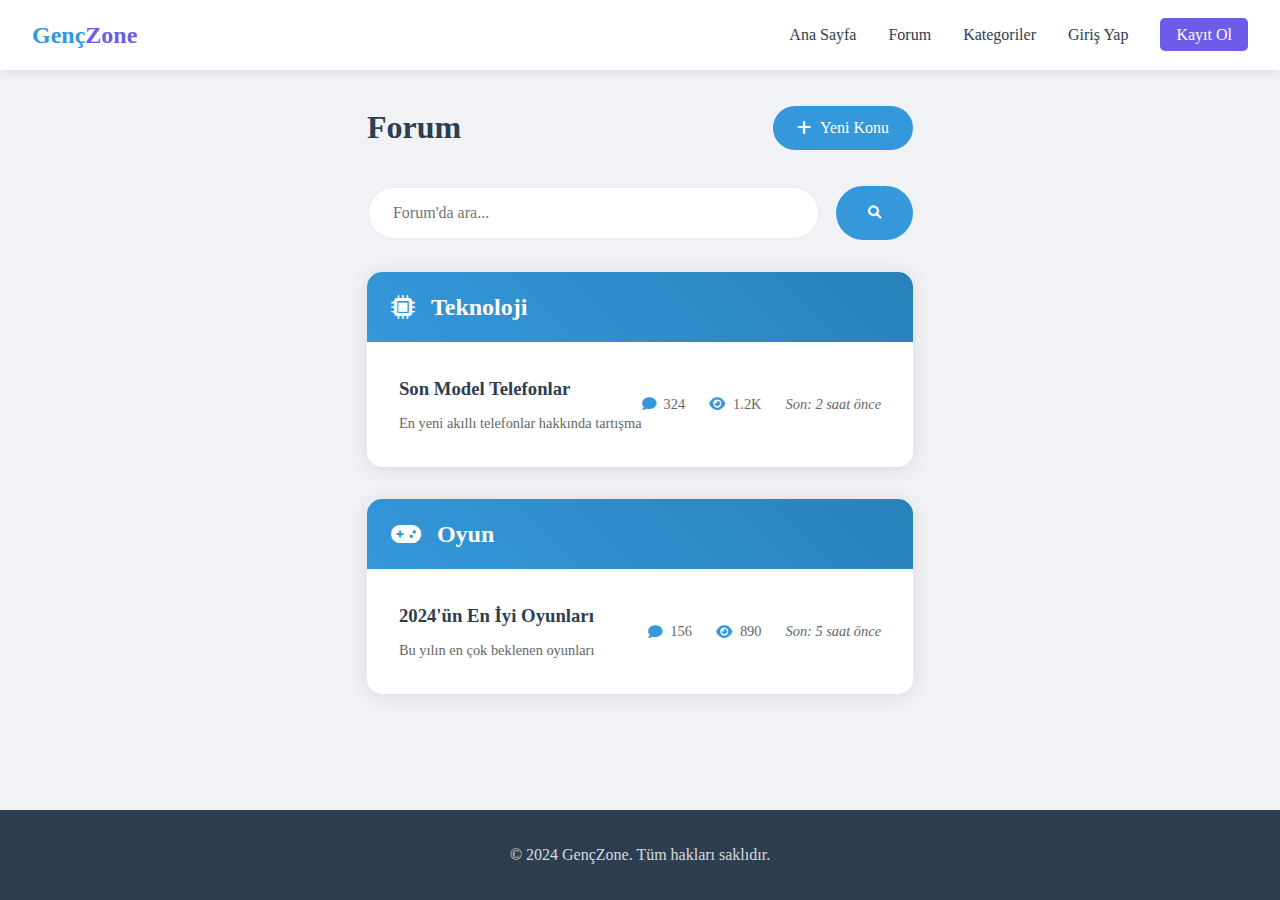
<file: pages/forum.html>
<!DOCTYPE html>
<html lang="tr">
<head>
    <meta charset="UTF-8">
    <meta name="viewport" content="width=device-width, initial-scale=1.0">
    <title>Forum - GençZone</title>
    <link rel="stylesheet" href="../css/style.css">
    <link rel="stylesheet" href="../css/forum.css">
    <link href="https://fonts.googleapis.com/css2?family=Poppins:wght@400;500;600&display=swap" rel="stylesheet">
    <link rel="stylesheet" href="https://cdnjs.cloudflare.com/ajax/libs/font-awesome/6.0.0/css/all.min.css">
</head>
<body>
    <!-- Navbar -->
    <nav class="navbar">
        <div class="logo">
            <h1>Genç<span>Zone</span></h1>
        </div>
        <ul class="nav-links">
            <li><a href="../index.html">Ana Sayfa</a></li>
            <li><a href="forum.html">Forum</a></li>
            <li><a href="kategori.html">Kategoriler</a></li>
            <li><a href="giris.html">Giriş Yap</a></li>
            <li><a href="kayit.html" class="kayit-btn">Kayıt Ol</a></li>
        </ul>
    </nav>

    <!-- Forum Container -->
    <div class="forum-container">
        <!-- Forum Header -->
        <div class="forum-header">
            <h1>Forum</h1>
            <button class="new-topic-btn">
                <i class="fas fa-plus"></i> Yeni Konu
            </button>
        </div>

        <!-- Forum Search -->
        <div class="forum-search">
            <input type="text" placeholder="Forum'da ara...">
            <button><i class="fas fa-search"></i></button>
        </div>

        <!-- Forum Categories -->
        <div class="forum-categories">
            <!-- Teknoloji -->
            <div class="forum-category">
                <div class="category-header">
                    <i class="fas fa-microchip"></i>
                    <h2>Teknoloji</h2>
                </div>
                <div class="topics-list">
                    <div class="topic">
                        <div class="topic-info">
                            <h3>Son Model Telefonlar</h3>
                            <p>En yeni akıllı telefonlar hakkında tartışma</p>
                        </div>
                        <div class="topic-stats">
                            <span><i class="fas fa-comment"></i> 324</span>
                            <span><i class="fas fa-eye"></i> 1.2K</span>
                            <span class="last-post">Son: 2 saat önce</span>
                        </div>
                    </div>
                </div>
            </div>

            <!-- Oyun -->
            <div class="forum-category">
                <div class="category-header">
                    <i class="fas fa-gamepad"></i>
                    <h2>Oyun</h2>
                </div>
                <div class="topics-list">
                    <div class="topic">
                        <div class="topic-info">
                            <h3>2024'ün En İyi Oyunları</h3>
                            <p>Bu yılın en çok beklenen oyunları</p>
                        </div>
                        <div class="topic-stats">
                            <span><i class="fas fa-comment"></i> 156</span>
                            <span><i class="fas fa-eye"></i> 890</span>
                            <span class="last-post">Son: 5 saat önce</span>
                        </div>
                    </div>
                </div>
            </div>
        </div>
    </div>


<!-- Yeni Konu Modal -->
<div class="modal" id="newTopicModal">
    <div class="modal-content">
        <div class="modal-header">
            <h2>Yeni Konu Oluştur</h2>
            <button class="close-btn">&times;</button>
        </div>
        <form class="new-topic-form">
            <div class="form-group">
                <label for="topic-title">Konu Başlığı</label>
                <input type="text" id="topic-title" required>
            </div>
            <div class="form-group">
                <label for="topic-category">Kategori</label>
                <select id="topic-category" required>
                    <option value="">Kategori seçin</option>
                    <option value="teknoloji">Teknoloji</option>
                    <option value="oyun">Oyun</option>
                    <option value="sanat">Sanat</option>
                    <option value="spor">Spor</option>
                </select>
            </div>
            <div class="form-group">
                <label for="topic-content">İçerik</label>
                <textarea id="topic-content" rows="6" required></textarea>
            </div>
            <button type="submit" class="submit-btn">Konu Oluştur</button>
        </form>
    </div>
</div>


    <!-- Footer -->
    <footer>
        <p>&copy; 2024 GençZone. Tüm hakları saklıdır.</p>
    </footer>
    <script>
        // Modal işlemleri
        const modal = document.getElementById('newTopicModal');
        const newTopicBtn = document.querySelector('.new-topic-btn');
        const closeBtn = document.querySelector('.close-btn');
    
        newTopicBtn.addEventListener('click', () => {
            modal.classList.add('active');
        });
    
        closeBtn.addEventListener('click', () => {
            modal.classList.remove('active');
        });
    
        // Modal dışına tıklandığında kapanma
        modal.addEventListener('click', (e) => {
            if (e.target === modal) {
                modal.classList.remove('active');
            }
        });
    

      
 // Forum araması
const searchInput = document.querySelector('.forum-search input');
const categories = document.querySelectorAll('.forum-category');

searchInput.addEventListener('input', (e) => {
    const searchTerm = e.target.value.toLowerCase();
    
    categories.forEach(category => {
        const topics = category.querySelectorAll('.topic');
        let hasVisibleTopic = false;
        
        topics.forEach(topic => {
            const title = topic.querySelector('h3').textContent.toLowerCase();
            const description = topic.querySelector('p').textContent.toLowerCase();
            
            if (title.includes(searchTerm) || description.includes(searchTerm)) {
                topic.style.display = 'flex';
                hasVisibleTopic = true;
            } else {
                topic.style.display = 'none';
            }
        });

        // Eğer kategoride görünür konu yoksa kategoriyi gizle
        if (hasVisibleTopic) {
            category.style.display = 'block';
        } else {
            category.style.display = 'none';
        }
    });
});
    </script>
</body>
</html>
</file>
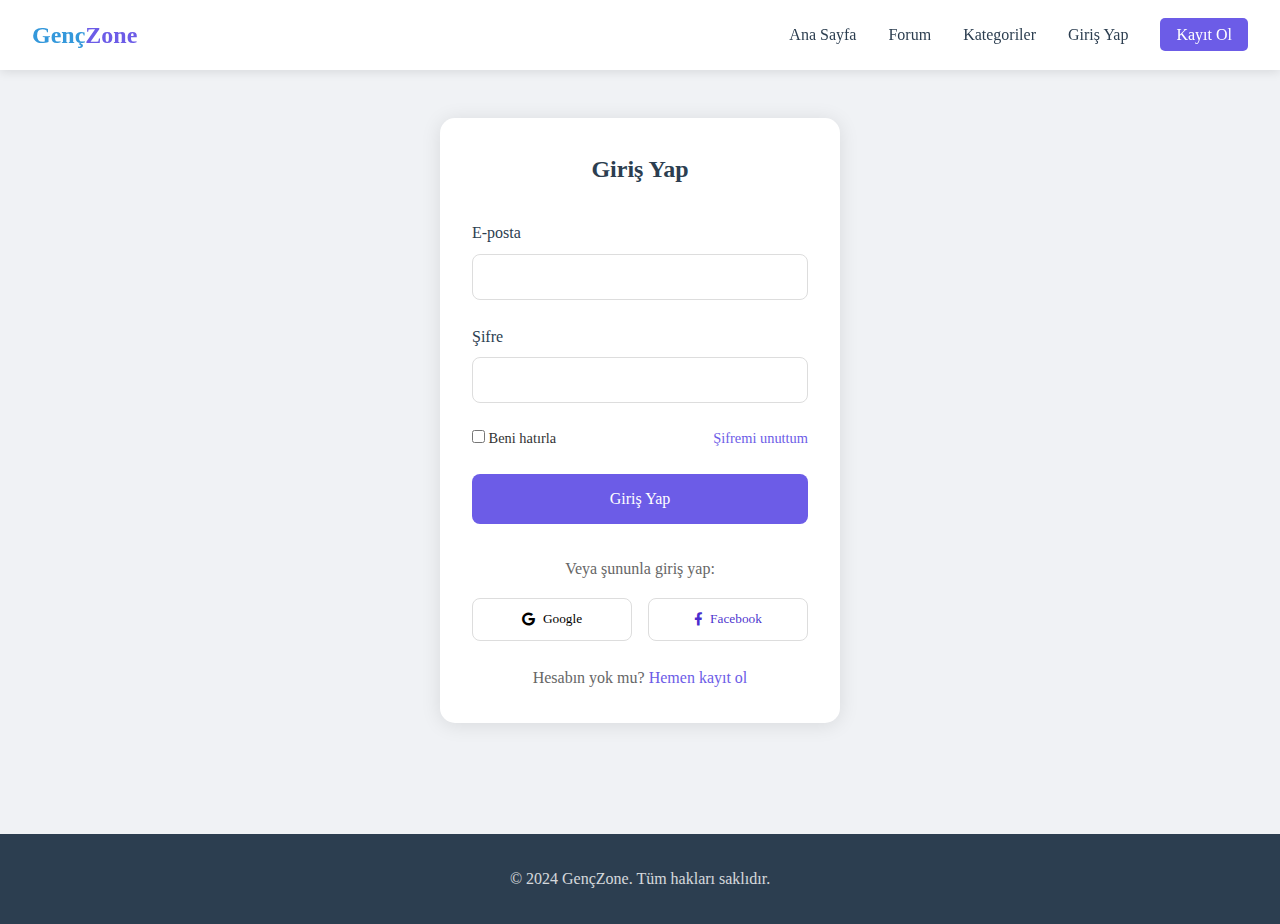
<file: pages/giris.html>
<!DOCTYPE html>
<html lang="tr">
<head>
    <meta charset="UTF-8">
    <meta name="viewport" content="width=device-width, initial-scale=1.0">
    <title>Giriş Yap - GençZone</title>
    <link rel="stylesheet" href="../css/style.css">
    <link rel="stylesheet" href="../css/giris.css">
    <link href="https://fonts.googleapis.com/css2?family=Poppins:wght@400;500;600&display=swap" rel="stylesheet">
</head>
<body>
    <!-- Navbar -->
    <nav class="navbar">
        <div class="logo">
            <h1>Genç<span>Zone</span></h1>
        </div>
        <ul class="nav-links">
            <li><a href="../index.html">Ana Sayfa</a></li>
            <li><a href="forum.html">Forum</a></li>
            <li><a href="kategori.html">Kategoriler</a></li>
            <li><a href="giris.html">Giriş Yap</a></li>
            <li><a href="kayit.html" class="kayit-btn">Kayıt Ol</a></li>
        </ul>
    </nav>

    <!-- Giriş Formu -->
    <div class="login-container">
        <div class="login-box">
            <h2>Giriş Yap</h2>
            <form class="login-form">
                <div class="form-group">
                    <label for="email">E-posta</label>
                    <input type="email" id="email" required>
                </div>
                <div class="form-group">
                    <label for="password">Şifre</label>
                    <input type="password" id="password" required>
                </div>
                <div class="form-options">
                    <label>
                        <input type="checkbox"> Beni hatırla
                    </label>
                    <a href="#" class="forgot-password">Şifremi unuttum</a>
                </div>
                <button type="submit" class="login-btn">Giriş Yap</button>
            </form>
            <div class="social-login">
                <p>Veya şununla giriş yap:</p>
                <div class="social-buttons">
                    <button class="google-btn">
                        <i class="fab fa-google"></i> Google
                    </button>
                    <button class="facebook-btn">
                        <i class="fab fa-facebook-f"></i> Facebook
                    </button>
                </div>
            </div>
            <p class="register-link">
                Hesabın yok mu? <a href="kayit.html">Hemen kayıt ol</a>
            </p>
        </div>
    </div>

    <!-- Footer -->
    <footer>
        <p>&copy; 2024 GençZone. Tüm hakları saklıdır.</p>
    </footer>

    <!-- Font Awesome -->
    <link rel="stylesheet" href="https://cdnjs.cloudflare.com/ajax/libs/font-awesome/6.0.0/css/all.min.css">
</body>
</html>
</file>
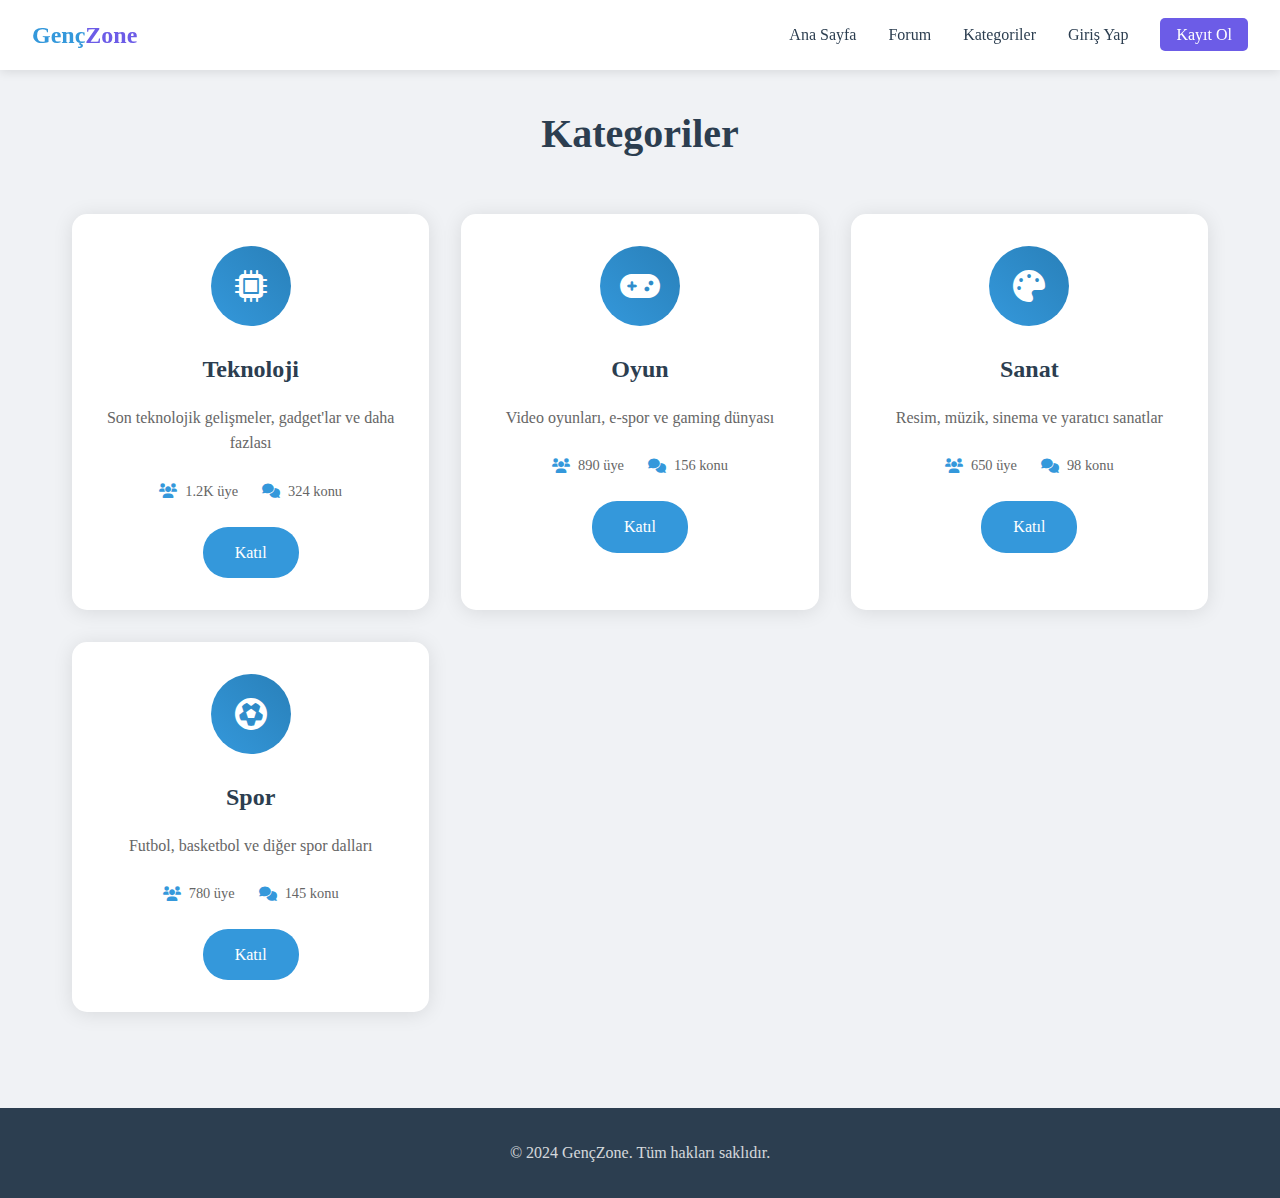
<file: pages/kategori.html>
<!DOCTYPE html>
<html lang="tr">
<head>
    <meta charset="UTF-8">
    <meta name="viewport" content="width=device-width, initial-scale=1.0">
    <title>Kategoriler - GençZone</title>
    <link rel="stylesheet" href="../css/style.css">
    <link rel="stylesheet" href="../css/kategori.css">
    <link href="https://fonts.googleapis.com/css2?family=Poppins:wght@400;500;600&display=swap" rel="stylesheet">
    <link rel="stylesheet" href="https://cdnjs.cloudflare.com/ajax/libs/font-awesome/6.0.0/css/all.min.css">
</head>
<body>
    <!-- Navbar -->
    <nav class="navbar">
        <div class="logo">
            <h1>Genç<span>Zone</span></h1>
        </div>
        <ul class="nav-links">
            <li><a href="../index.html">Ana Sayfa</a></li>
            <li><a href="forum.html">Forum</a></li>
            <li><a href="kategori.html">Kategoriler</a></li>
            <li><a href="giris.html">Giriş Yap</a></li>
            <li><a href="kayit.html" class="kayit-btn">Kayıt Ol</a></li>
        </ul>
    </nav>

    <!-- Kategoriler -->
    <div class="categories-container">
        <h1>Kategoriler</h1>
        
        <div class="categories-grid">
            <!-- Teknoloji -->
            <div class="category-card">
                <div class="category-icon">
                    <i class="fas fa-microchip"></i>
                </div>
                <h3>Teknoloji</h3>
                <p>Son teknolojik gelişmeler, gadget'lar ve daha fazlası</p>
                <div class="category-stats">
                    <span><i class="fas fa-users"></i> 1.2K üye</span>
                    <span><i class="fas fa-comments"></i> 324 konu</span>
                </div>
                <a href="#" class="category-btn">Katıl</a>
            </div>

            <!-- Oyun -->
            <div class="category-card">
                <div class="category-icon">
                    <i class="fas fa-gamepad"></i>
                </div>
                <h3>Oyun</h3>
                <p>Video oyunları, e-spor ve gaming dünyası</p>
                <div class="category-stats">
                    <span><i class="fas fa-users"></i> 890 üye</span>
                    <span><i class="fas fa-comments"></i> 156 konu</span>
                </div>
                <a href="#" class="category-btn">Katıl</a>
            </div>

            <!-- Sanat -->
            <div class="category-card">
                <div class="category-icon">
                    <i class="fas fa-palette"></i>
                </div>
                <h3>Sanat</h3>
                <p>Resim, müzik, sinema ve yaratıcı sanatlar</p>
                <div class="category-stats">
                    <span><i class="fas fa-users"></i> 650 üye</span>
                    <span><i class="fas fa-comments"></i> 98 konu</span>
                </div>
                <a href="#" class="category-btn">Katıl</a>
            </div>

            <!-- Spor -->
            <div class="category-card">
                <div class="category-icon">
                    <i class="fas fa-futbol"></i>
                </div>
                <h3>Spor</h3>
                <p>Futbol, basketbol ve diğer spor dalları</p>
                <div class="category-stats">
                    <span><i class="fas fa-users"></i> 780 üye</span>
                    <span><i class="fas fa-comments"></i> 145 konu</span>
                </div>
                <a href="#" class="category-btn">Katıl</a>
            </div>
        </div>
    </div>

    <!-- Footer -->
    <footer>
        <p>&copy; 2024 GençZone. Tüm hakları saklıdır.</p>
    </footer>
</body>
</html>
</file>
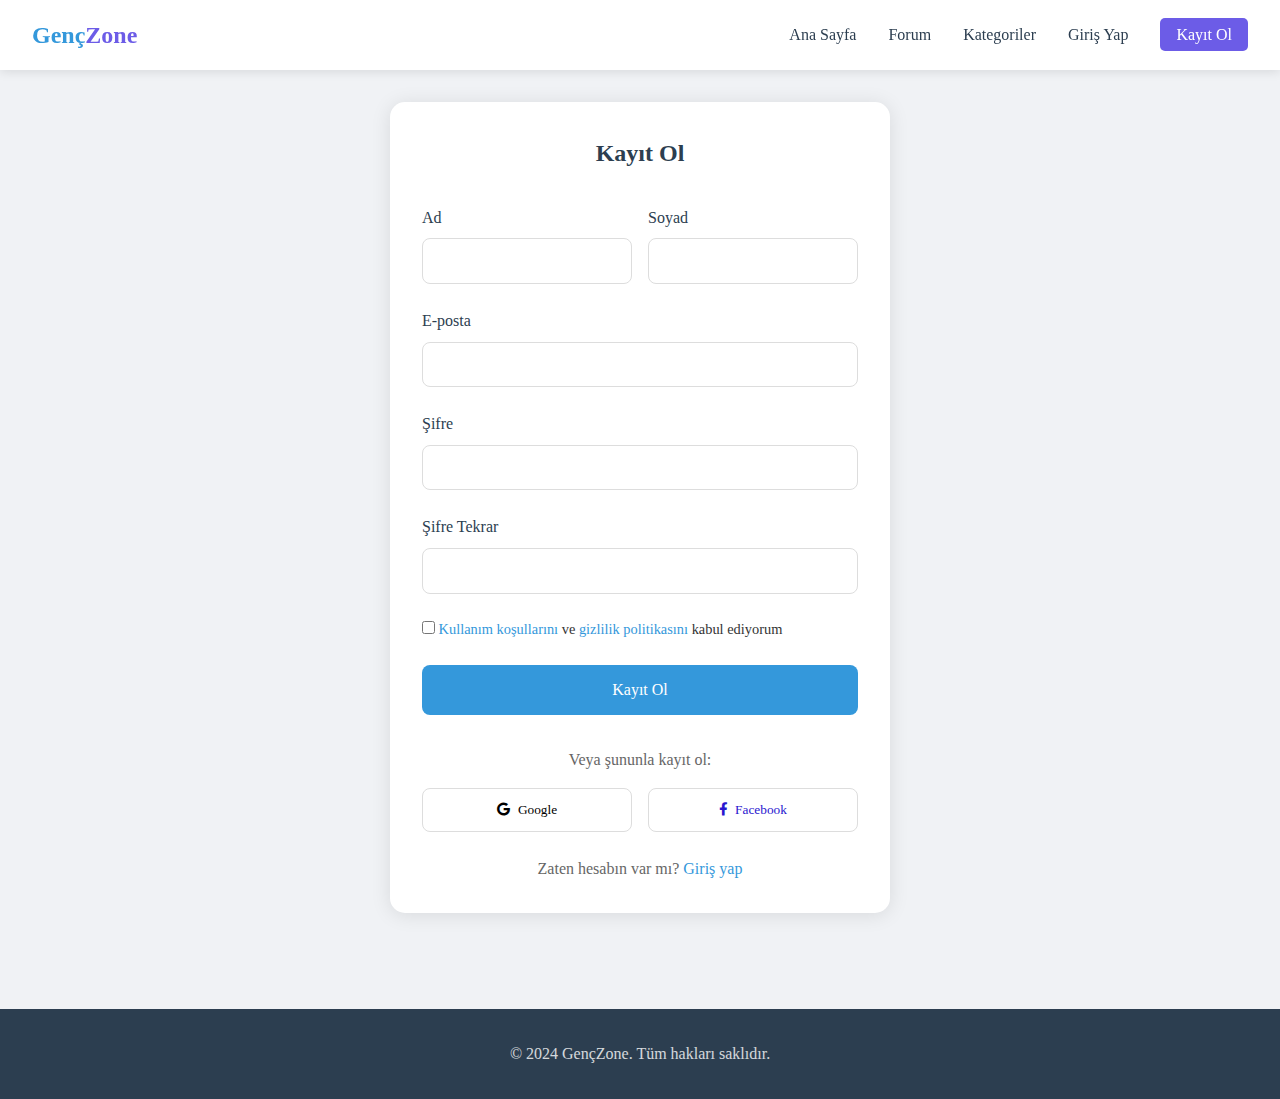
<file: pages/kayit.html>
<!DOCTYPE html>
<html lang="tr">
<head>
    <meta charset="UTF-8">
    <meta name="viewport" content="width=device-width, initial-scale=1.0">
    <title>Kayıt Ol - GençZone</title>
    <link rel="stylesheet" href="../css/style.css">
    <link rel="stylesheet" href="../css/kayit.css">
    <link href="https://fonts.googleapis.com/css2?family=Poppins:wght@400;500;600&display=swap" rel="stylesheet">
    <link rel="stylesheet" href="https://cdnjs.cloudflare.com/ajax/libs/font-awesome/6.0.0/css/all.min.css">
</head>
<body>
    <!-- Navbar -->
    <nav class="navbar">
        <div class="logo">
            <h1>Genç<span>Zone</span></h1>
        </div>
        <ul class="nav-links">
            <li><a href="../index.html">Ana Sayfa</a></li>
            <li><a href="forum.html">Forum</a></li>
            <li><a href="kategori.html">Kategoriler</a></li>
            <li><a href="giris.html">Giriş Yap</a></li>
            <li><a href="kayit.html" class="kayit-btn">Kayıt Ol</a></li>
        </ul>
    </nav>

    <!-- Kayıt Formu -->
    <div class="register-container">
        <div class="register-box">
            <h2>Kayıt Ol</h2>
            <form class="register-form">
                <div class="form-row">
                    <div class="form-group">
                        <label for="firstname">Ad</label>
                        <input type="text" id="firstname" required>
                    </div>
                    <div class="form-group">
                        <label for="lastname">Soyad</label>
                        <input type="text" id="lastname" required>
                    </div>
                </div>
                <div class="form-group">
                    <label for="email">E-posta</label>
                    <input type="email" id="email" required>
                </div>
                <div class="form-group">
                    <label for="password">Şifre</label>
                    <input type="password" id="password" required>
                </div>
                <div class="form-group">
                    <label for="confirm-password">Şifre Tekrar</label>
                    <input type="password" id="confirm-password" required>
                </div>
                <div class="form-terms">
                    <label>
                        <input type="checkbox" required>
                        <a href="#">Kullanım koşullarını</a> ve <a href="#">gizlilik politikasını</a> kabul ediyorum
                    </label>
                </div>
                <button type="submit" class="register-btn">Kayıt Ol</button>
            </form>
            <div class="social-register">
                <p>Veya şununla kayıt ol:</p>
                <div class="social-buttons">
                    <button class="google-btn">
                        <i class="fab fa-google"></i> Google
                    </button>
                    <button class="facebook-btn">
                        <i class="fab fa-facebook-f"></i> Facebook
                    </button>
                </div>
            </div>
            <p class="login-link">
                Zaten hesabın var mı? <a href="giris.html">Giriş yap</a>
            </p>
        </div>
    </div>

    <!-- Footer -->
    <footer>
        <p>&copy; 2024 GençZone. Tüm hakları saklıdır.</p>
    </footer>
</body>
</html>
</file>
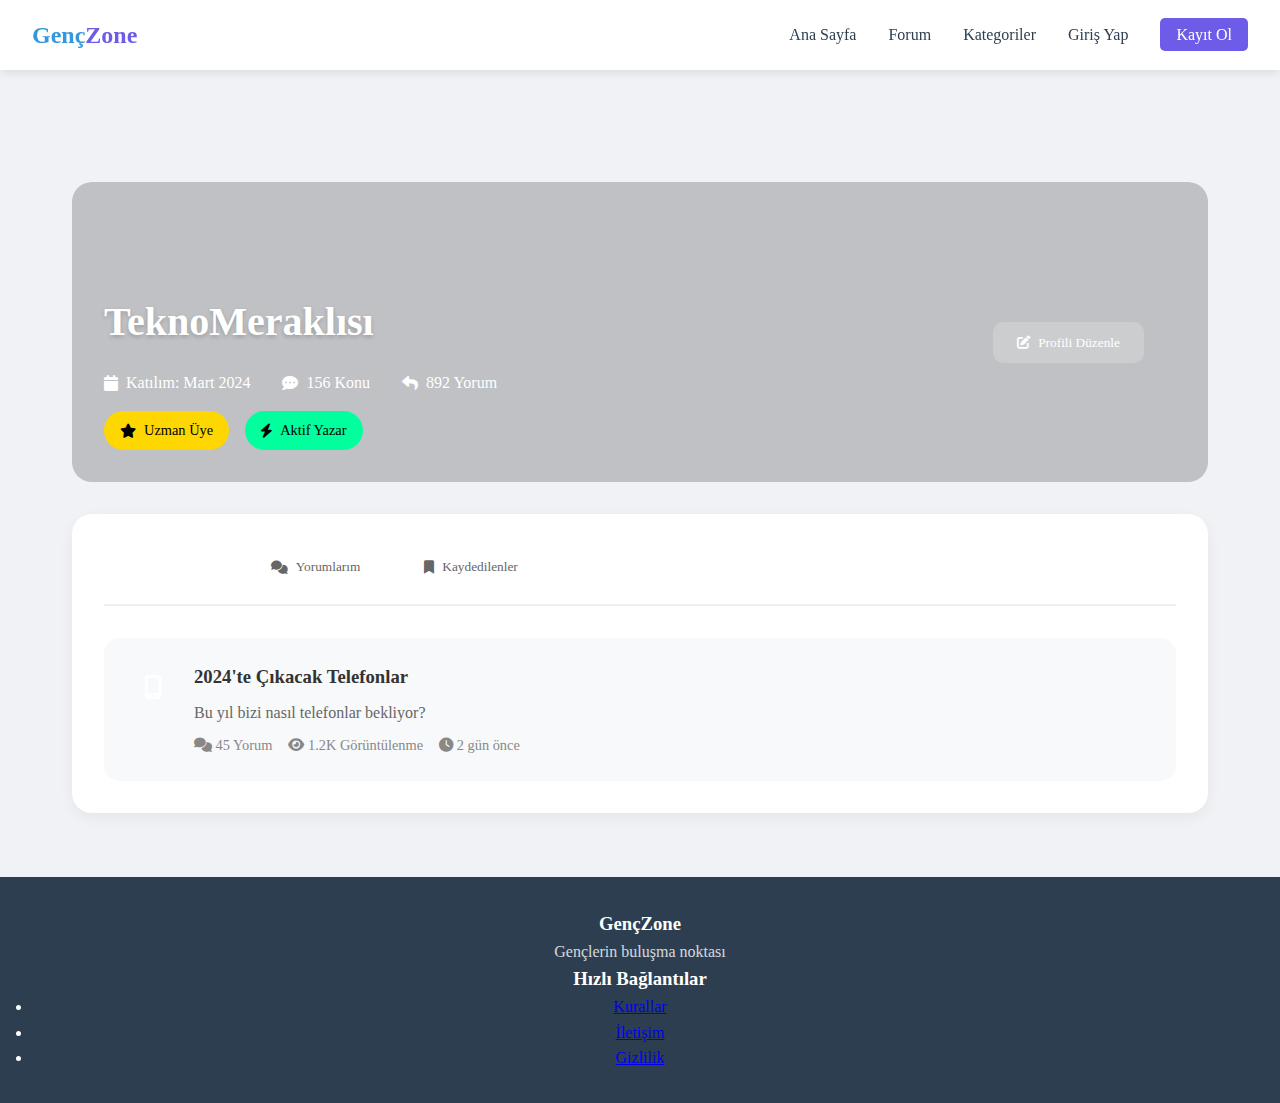
<file: pages/profil.html>
<!DOCTYPE html>
<html lang="tr">
<head>
    <meta charset="UTF-8">
    <meta name="viewport" content="width=device-width, initial-scale=1.0">
    <title>Profil - GençZone</title>
    <link rel="stylesheet" href="../css/style.css">
    <link rel="stylesheet" href="../css/profil.css">
    <link rel="stylesheet" href="https://cdnjs.cloudflare.com/ajax/libs/font-awesome/6.0.0/css/all.min.css">
</head>
<body>
    <header>
        <nav class="navbar">
            <div class="logo">
                <h1>Genç<span>Zone</span></h1>
            </div>
            <ul class="nav-links">
                <li><a href="../index.html">Ana Sayfa</a></li>
                <li><a href="forum.html">Forum</a></li>
                <li><a href="#">Kategoriler</a></li>
                <li><a href="giris.html">Giriş Yap</a></li>
                <li><a href="kayit.html" class="kayit-btn">Kayıt Ol</a></li>
            </ul>
        </nav>
    </header>

    <main class="profile-container">
        <!-- Profil Banner -->
        <!-- Profil Banner -->
<div class="profile-banner">
    <div class="banner-overlay"></div>
    <div class="profile-info">
        <div class="profile-details">
            <h1>TeknoMeraklısı</h1>
            <div class="profile-stats">
                <div class="stat">
                    <i class="fas fa-calendar"></i>
                    <span>Katılım: Mart 2024</span>
                </div>
                <div class="stat">
                    <i class="fas fa-comment-dots"></i>
                    <span>156 Konu</span>
                </div>
                <div class="stat">
                    <i class="fas fa-reply"></i>
                    <span>892 Yorum</span>
                </div>
            </div>
            <div class="profile-badges">
                <span class="badge expert">
                    <i class="fas fa-star"></i>
                    Uzman Üye
                </span>
                <button class="edit-profile-btn">
                    <i class="fas fa-edit"></i>
                    Profili Düzenle
                </button>
                <span class="badge active">
                    <i class="fas fa-bolt"></i>
                    Aktif Yazar
                </span>
            </div>
        </div>
    </div>
</div></div>

        <!-- Profil İçeriği -->
        <div class="profile-content">
            <div class="profile-tabs">
                <button class="tab-btn active" data-tab="topics">
                    <i class="fas fa-list"></i>
                    Konularım
                </button>
                <button class="tab-btn" data-tab="comments">
                    <i class="fas fa-comments"></i>
                    Yorumlarım
                </button>
                <button class="tab-btn" data-tab="saved">
                    <i class="fas fa-bookmark"></i>
                    Kaydedilenler
                </button>
            </div>

            <!-- Konular Tab -->
            <div class="tab-content active" id="topics">
                <div class="topic-list">
                    <!-- Örnek Konu -->
                    <div class="topic-item">
                        <div class="topic-icon">
                            <i class="fas fa-mobile-alt"></i>
                        </div>
                        <div class="topic-info">
                            <h3><a href="#">2024'te Çıkacak Telefonlar</a></h3>
                            <p>Bu yıl bizi nasıl telefonlar bekliyor?</p>
                            <div class="topic-meta">
                                <span><i class="fas fa-comments"></i> 45 Yorum</span>
                                <span><i class="fas fa-eye"></i> 1.2K Görüntülenme</span>
                                <span><i class="fas fa-clock"></i> 2 gün önce</span>
                            </div>
                        </div>
                    </div>
                </div>
            </div>
        </div>
    </main>

    <footer>
        <div class="footer-content">
            <div class="footer-section">
                <h3>GençZone</h3>
                <p>Gençlerin buluşma noktası</p>
            </div>
            <div class="footer-section">
                <h3>Hızlı Bağlantılar</h3>
                <ul>
                    <li><a href="#">Kurallar</a></li>
                    <li><a href="#">İletişim</a></li>
                    <li><a href="#">Gizlilik</a></li>
                </ul>
            </div>
        </div>
    </footer>
</body>
</html>
</file>
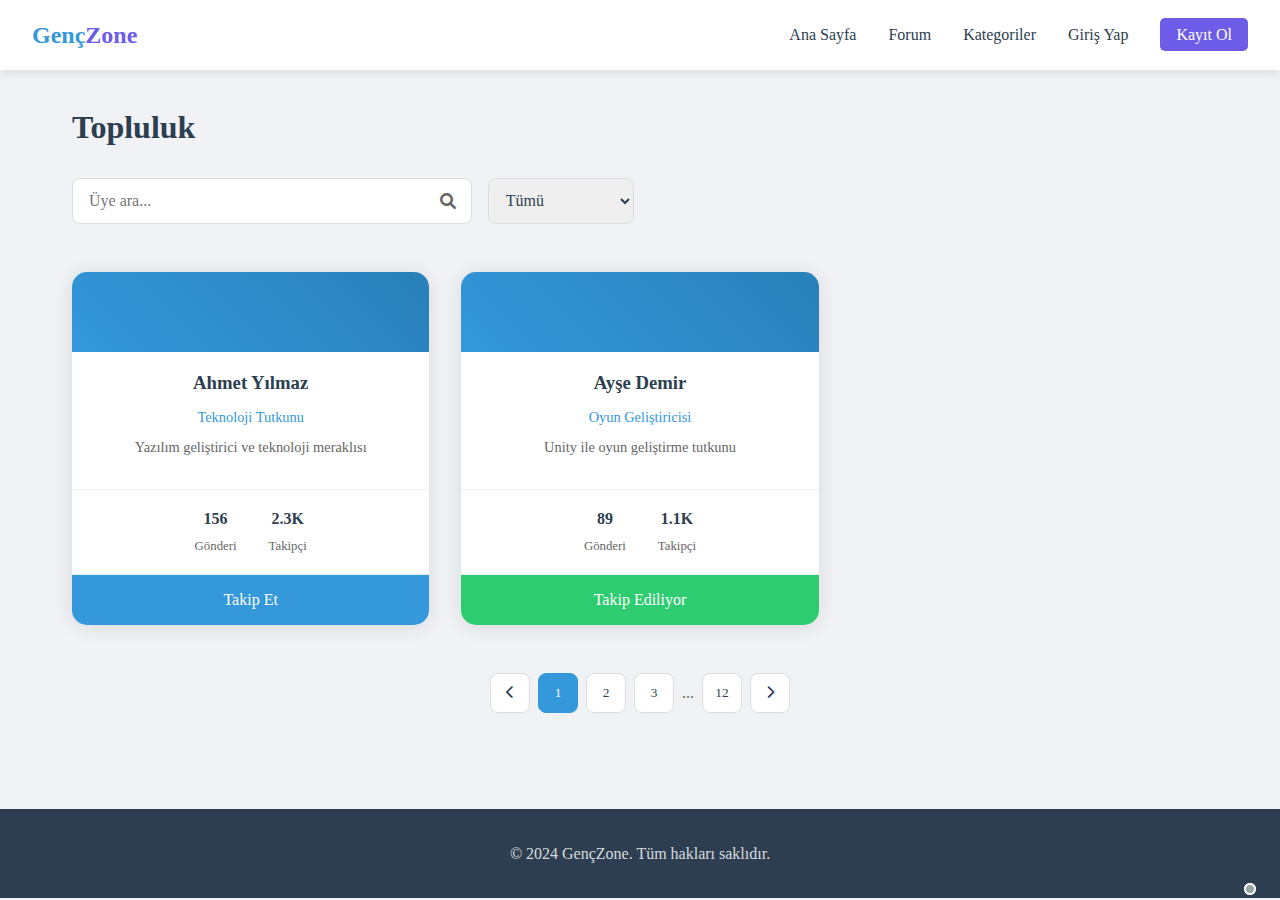
<file: pages/topluluk.html>
<!DOCTYPE html>
<html lang="tr">
<head>
    <meta charset="UTF-8">
    <meta name="viewport" content="width=device-width, initial-scale=1.0">
    <title>Topluluk - GençZone</title>
    <link rel="stylesheet" href="../css/style.css">
    <link rel="stylesheet" href="../css/topluluk.css">
    <link href="https://fonts.googleapis.com/css2?family=Poppins:wght@400;500;600&display=swap" rel="stylesheet">
    <link rel="stylesheet" href="https://cdnjs.cloudflare.com/ajax/libs/font-awesome/6.0.0/css/all.min.css">
</head>
<body>
    <!-- Navbar -->
    <nav class="navbar">
        <div class="logo">
            <h1>Genç<span>Zone</span></h1>
        </div>
        <ul class="nav-links">
            <li><a href="../index.html">Ana Sayfa</a></li>
            <li><a href="forum.html">Forum</a></li>
            <li><a href="kategori.html">Kategoriler</a></li>
            <li><a href="giris.html">Giriş Yap</a></li>
            <li><a href="kayit.html" class="kayit-btn">Kayıt Ol</a></li>
        </ul>
    </nav>

    <!-- Topluluk Container -->
    <div class="community-container">
        <!-- Header -->
        <div class="community-header">
            <h1>Topluluk</h1>
            <div class="header-actions">
                <div class="search-box">
                    <input type="text" placeholder="Üye ara...">
                    <i class="fas fa-search"></i>
                </div>
                <select class="filter-select">
                    <option value="all">Tümü</option>
                    <option value="active">Aktif Üyeler</option>
                    <option value="new">Yeni Üyeler</option>
                    <option value="popular">Popüler Üyeler</option>
                </select>
            </div>
        </div>

        <!-- Members Grid -->
        <div class="members-grid">
            <!-- Üye Kartı 1 -->
            <div class="member-card">
                <div class="member-banner"></div>
                <div class="member-avatar">
                    
                    <span class="status-badge online"></span>
                </div>
                <div class="member-info">
                    <h3>Ahmet Yılmaz</h3>
                    <span class="member-title">Teknoloji Tutkunu</span>
                    <p class="member-bio">Yazılım geliştirici ve teknoloji meraklısı</p>
                </div>
                <div class="member-stats">
                    <div class="stat">
                        <span class="stat-value">156</span>
                        <span class="stat-label">Gönderi</span>
                    </div>
                    <div class="stat">
                        <span class="stat-value">2.3K</span>
                        <span class="stat-label">Takipçi</span>
                    </div>
                </div>
                <button class="follow-btn">Takip Et</button>
            </div>

            <!-- Üye Kartı 2 -->
            <div class="member-card">
                <div class="member-banner"></div>
                <div class="member-avatar">
                   
                    <span class="status-badge offline"></span>
                </div>
                <div class="member-info">
                    <h3>Ayşe Demir</h3>
                    <span class="member-title">Oyun Geliştiricisi</span>
                    <p class="member-bio">Unity ile oyun geliştirme tutkunu</p>
                </div>
                <div class="member-stats">
                    <div class="stat">
                        <span class="stat-value">89</span>
                        <span class="stat-label">Gönderi</span>
                    </div>
                    <div class="stat">
                        <span class="stat-value">1.1K</span>
                        <span class="stat-label">Takipçi</span>
                    </div>
                </div>
                <button class="follow-btn following">Takip Ediliyor</button>
            </div>
        </div>

        <!-- Pagination -->
        <div class="pagination">
            <button class="page-btn"><i class="fas fa-chevron-left"></i></button>
            <button class="page-btn active">1</button>
            <button class="page-btn">2</button>
            <button class="page-btn">3</button>
            <span class="page-dots">...</span>
            <button class="page-btn">12</button>
            <button class="page-btn"><i class="fas fa-chevron-right"></i></button>
        </div>
    </div>

    <!-- Footer -->
    <footer>
        <p>&copy; 2024 GençZone. Tüm hakları saklıdır.</p>
    </footer>
</body>
</html>
</file>
<file: css/forum.css>
/* Forum Sayfası Stilleri */
.forum-container {
    max-width: 1200px;
    margin: 0 auto;
    padding: 2rem;
}

/* Forum Header */
.forum-header {
    display: flex;
    justify-content: space-between;
    align-items: center;
    margin-bottom: 2rem;
}

.forum-header h1 {
    color: #2c3e50;
    font-size: 2rem;
}

.new-topic-btn {
    background: #3498db;
    color: white;
    border: none;
    padding: 0.8rem 1.5rem;
    border-radius: 25px;
    font-size: 1rem;
    cursor: pointer;
    display: flex;
    align-items: center;
    gap: 0.5rem;
    transition: background 0.3s;
}

.new-topic-btn:hover {
    background: #2980b9;
}
/* Forum Search */
.forum-search {
    display: flex;
    gap: 1rem;
    margin-bottom: 2rem;
    max-width: 800px;
    margin: 0 auto 2rem auto;
}

.forum-search input {
    flex: 1;
    padding: 1rem 1.5rem;
    border: 2px solid #eee;
    border-radius: 50px;
    font-size: 1rem;
    transition: all 0.3s;
}

.forum-search input:focus {
    outline: none;
    border-color: #3498db;
    box-shadow: 0 0 0 3px rgba(52, 152, 219, 0.1);
}

.forum-search button {
    background: #3498db;
    color: white;
    border: none;
    padding: 0 2rem;
    border-radius: 50px;
    cursor: pointer;
    transition: background 0.3s;
}

.forum-search button:hover {
    background: #2980b9;
}

/* Forum Categories */
.forum-categories {
    display: flex;
    flex-direction: column;
    gap: 2rem;
}

.forum-category {
    background: white;
    border-radius: 15px;
    box-shadow: 0 2px 20px rgba(0,0,0,0.1);
    overflow: hidden;
}

.category-header {
    background: linear-gradient(45deg, #3498db, #2980b9);
    color: white;
    padding: 1rem 1.5rem;
    display: flex;
    align-items: center;
    gap: 1rem;
}

.category-header i {
    font-size: 1.5rem;
}

.topics-list {
    padding: 1rem;
}

.topic {
    display: flex;
    justify-content: space-between;
    align-items: center;
    padding: 1rem;
    border-bottom: 1px solid #eee;
    transition: background 0.3s;
}

.topic:last-child {
    border-bottom: none;
}

.topic:hover {
    background: #f8f9fa;
}

.topic-info h3 {
    color: #2c3e50;
    margin-bottom: 0.5rem;
}

.topic-info p {
    color: #666;
    font-size: 0.9rem;
}

.topic-stats {
    display: flex;
    gap: 1.5rem;
    color: #666;
    font-size: 0.9rem;
}

.topic-stats span {
    display: flex;
    align-items: center;
    gap: 0.5rem;
}

.topic-stats i {
    color: #3498db;
}

.last-post {
    color: #666;
    font-style: italic;
}

/* Hover Efektleri */
.forum-category:hover {
    transform: translateY(-2px);
    transition: transform 0.3s;
}

/* Responsive Tasarım */
@media (max-width: 768px) {
    .forum-container {
        padding: 1rem;
    }

    .forum-header {
        flex-direction: column;
        gap: 1rem;
        text-align: center;
    }

    .topic {
        flex-direction: column;
        text-align: center;
        gap: 1rem;
    }

    .topic-stats {
        justify-content: center;
    }
}

/* Modal Styles */
.modal {
    display: none;
    position: fixed;
    top: 0;
    left: 0;
    width: 100%;
    height: 100%;
    background: rgba(0,0,0,0.5);
    z-index: 1000;
}

.modal.active {
    display: flex;
    justify-content: center;
    align-items: center;
}

.modal-content {
    background: white;
    padding: 2rem;
    border-radius: 15px;
    width: 90%;
    max-width: 600px;
    position: relative;
}

.modal-header {
    display: flex;
    justify-content: space-between;
    align-items: center;
    margin-bottom: 2rem;
}

.close-btn {
    background: none;
    border: none;
    font-size: 2rem;
    cursor: pointer;
    color: #666;
}

.new-topic-form .form-group {
    margin-bottom: 1.5rem;
}

.new-topic-form label {
    display: block;
    margin-bottom: 0.5rem;
    color: #2c3e50;
}

.new-topic-form input,
.new-topic-form select,
.new-topic-form textarea {
    width: 100%;
    padding: 0.8rem;
    border: 1px solid #ddd;
    border-radius: 8px;
    font-size: 1rem;
}

.new-topic-form textarea {
    resize: vertical;
}

.submit-btn {
    background: #3498db;
    color: white;
    border: none;
    padding: 1rem 2rem;
    border-radius: 8px;
    cursor: pointer;
    width: 100%;
    font-size: 1rem;
    transition: background 0.3s;
}

.submit-btn:hover {
    background: #2980b9;
}

/* Sayfa yapısı için */
body {
    min-height: 100vh;
    display: flex;
    flex-direction: column;
}

.forum-container {
    flex: 1;  /* Bu sayede içerik alanı genişleyebilir */
    max-width: 1200px;
    margin: 0 auto;
    padding: 2rem;
}

/* Footer için */
footer {
    margin-top: auto;  /* Footer'ı en alta sabitler */
    background: #2c3e50;
    color: white;
    text-align: center;
    padding: 2rem;
}
</file>
<file: css/giris.css>
/* Giriş Sayfası Stilleri */
.login-container {
    min-height: calc(100vh - 200px);
    display: flex;
    align-items: center;
    justify-content: center;
    padding: 2rem;
}

.login-box {
    background: white;
    padding: 2rem;
    border-radius: 15px;
    box-shadow: 0 2px 20px rgba(0,0,0,0.1);
    width: 100%;
    max-width: 400px;
}

.login-box h2 {
    color: #2c3e50;
    text-align: center;
    margin-bottom: 2rem;
}

.form-group {
    margin-bottom: 1.5rem;
}

.form-group label {
    display: block;
    color: #2c3e50;
    margin-bottom: 0.5rem;
}

.form-group input {
    width: 100%;
    padding: 0.8rem;
    border: 1px solid #ddd;
    border-radius: 8px;
    font-size: 1rem;
    transition: border-color 0.3s;
}

.form-group input:focus {
    border-color: #6c5ce7;
    outline: none;
}

.form-options {
    display: flex;
    justify-content: space-between;
    align-items: center;
    margin-bottom: 1.5rem;
    font-size: 0.9rem;
}

.forgot-password {
    color: #6c5ce7;
    text-decoration: none;
}

.forgot-password:hover {
    text-decoration: underline;
}

.login-btn {
    width: 100%;
    padding: 1rem;
    background: #6c5ce7;
    color: white;
    border: none;
    border-radius: 8px;
    font-size: 1rem;
    cursor: pointer;
    transition: background 0.3s;
}

.login-btn:hover {
    background: #5849c4;
}

.social-login {
    margin-top: 2rem;
    text-align: center;
}

.social-login p {
    color: #666;
    margin-bottom: 1rem;
}

.social-buttons {
    display: flex;
    gap: 1rem;
}

.social-buttons button {
    flex: 1;
    padding: 0.8rem;
    border: 1px solid #ddd;
    border-radius: 8px;
    background: white;
    cursor: pointer;
    transition: background 0.3s;
    display: flex;
    align-items: center;
    justify-content: center;
    gap: 0.5rem;
}

.google-btn:hover {
    background: #f8f9fa;
}

.facebook-btn {
    background: #1877f2;
    color: rgba(42, 7, 197, 0.849) !important;  /* !important ekledik */
    border: none;
}

.facebook-btn:hover {
    background: #166fe5;
}

.facebook-btn i {
    color: rgba(42, 7, 197, 0.849) !important;  /* İkon için de !important ekledik */
}

.register-link {
    text-align: center;
    margin-top: 1.5rem;
    color: #666;
}

.register-link a {
    color: #6c5ce7;
    text-decoration: none;
}

.register-link a:hover {
    text-decoration: underline;
}
</file>
<file: css/kategori.css>
/* Kategori Sayfası Stilleri */
.categories-container {
    max-width: 1200px;
    margin: 0 auto;
    padding: 2rem;
}

.categories-container h1 {
    color: #2c3e50;
    text-align: center;
    margin-bottom: 3rem;
    font-size: 2.5rem;
}

.categories-grid {
    display: grid;
    grid-template-columns: repeat(auto-fit, minmax(280px, 1fr));
    gap: 2rem;
}

.category-card {
    background: white;
    border-radius: 15px;
    padding: 2rem;
    text-align: center;
    box-shadow: 0 2px 20px rgba(0,0,0,0.1);
    transition: transform 0.3s;
}

.category-card:hover {
    transform: translateY(-5px);
}

.category-icon {
    width: 80px;
    height: 80px;
    background: linear-gradient(45deg, #3498db, #2980b9);
    border-radius: 50%;
    display: flex;
    align-items: center;
    justify-content: center;
    margin: 0 auto 1.5rem;
}

.category-icon i {
    font-size: 2rem;
    color: white;
}

.category-card h3 {
    color: #2c3e50;
    font-size: 1.5rem;
    margin-bottom: 1rem;
}

.category-card p {
    color: #666;
    margin-bottom: 1.5rem;
    line-height: 1.6;
}

.category-stats {
    display: flex;
    justify-content: center;
    gap: 1.5rem;
    margin-bottom: 1.5rem;
    color: #666;
    font-size: 0.9rem;
}

.category-stats span {
    display: flex;
    align-items: center;
    gap: 0.5rem;
}

.category-stats i {
    color: #3498db;
}

.category-btn {
    display: inline-block;
    background: #3498db;
    color: white;
    padding: 0.8rem 2rem;
    border-radius: 25px;
    text-decoration: none;
    font-weight: 500;
    transition: background 0.3s;
}

.category-btn:hover {
    background: #2980b9;
}

/* Hover Efektleri */
.category-card:hover .category-icon {
    animation: pulse 1s;
}

@keyframes pulse {
    0% {
        transform: scale(1);
    }
    50% {
        transform: scale(1.05);
    }
    100% {
        transform: scale(1);
    }
}

/* Responsive Tasarım */
@media (max-width: 768px) {
    .categories-container {
        padding: 1rem;
    }

    .categories-container h1 {
        font-size: 2rem;
        margin-bottom: 2rem;
    }

    .category-card {
        padding: 1.5rem;
    }

    .category-icon {
        width: 60px;
        height: 60px;
    }

    .category-icon i {
        font-size: 1.5rem;
    }
}
</file>
<file: css/kayit.css>
/* Kayıt Sayfası Stilleri */
.register-container {
    min-height: calc(100vh - 200px);
    display: flex;
    align-items: center;
    justify-content: center;
    padding: 2rem;
}

.register-box {
    background: white;
    padding: 2rem;
    border-radius: 15px;
    box-shadow: 0 2px 20px rgba(0,0,0,0.1);
    width: 100%;
    max-width: 500px;
}

.register-box h2 {
    color: #2c3e50;
    text-align: center;
    margin-bottom: 2rem;
}

.form-row {
    display: grid;
    grid-template-columns: 1fr 1fr;
    gap: 1rem;
}

.form-group {
    margin-bottom: 1.5rem;
}

.form-group label {
    display: block;
    color: #2c3e50;
    margin-bottom: 0.5rem;
}

.form-group input {
    width: 100%;
    padding: 0.8rem;
    border: 1px solid #ddd;
    border-radius: 8px;
    font-size: 1rem;
    transition: border-color 0.3s;
}

.form-group input:focus {
    border-color: #3498db;
    outline: none;
}

.form-terms {
    margin: 1.5rem 0;
    font-size: 0.9rem;
}

.form-terms a {
    color: #3498db;
    text-decoration: none;
}

.form-terms a:hover {
    text-decoration: underline;
}

.register-btn {
    width: 100%;
    padding: 1rem;
    background: #3498db;
    color: white;
    border: none;
    border-radius: 8px;
    font-size: 1rem;
    cursor: pointer;
    transition: background 0.3s;
}

.register-btn:hover {
    background: #2980b9;
}

.social-register {
    margin-top: 2rem;
    text-align: center;
}

.social-register p {
    color: #666;
    margin-bottom: 1rem;
}

.social-buttons {
    display: flex;
    gap: 1rem;
}

.social-buttons button {
    flex: 1;
    padding: 0.8rem;
    border: 1px solid #ddd;
    border-radius: 8px;
    background: white;
    cursor: pointer;
    transition: background 0.3s;
    display: flex;
    align-items: center;
    justify-content: center;
    gap: 0.5rem;
}

.google-btn:hover {
    background: #f8f9fa;
}

.facebook-btn {
    background: #1877f2;
    color: rgb(42, 23, 207) !important;
    border: none;
}


.facebook-btn:hover {
    background: #166fe5;
}

.facebook-btn i {
    color: rgb(42, 23, 207) !important;
}

.login-link {
    text-align: center;
    margin-top: 1.5rem;
    color: #666;
}

.login-link a {
    color: #3498db;
    text-decoration: none;
}

.login-link a:hover {
    text-decoration: underline;
}

/* Responsive Tasarım */
@media (max-width: 576px) {
    .form-row {
        grid-template-columns: 1fr;
    }
    
    .register-box {
        padding: 1.5rem;
    }
}
</file>
<file: css/profil.css>
/* Profil Container */
.profile-container {
    max-width: 1200px;
    margin: 7rem auto 3rem;
    padding: 0 2rem;
}

/* Profil Banner */
.profile-banner {
    position: relative;
    height: 300px;
    background: linear-gradient(45deg, var(--primary-color), var(--accent-color));
    border-radius: 20px;
    overflow: hidden;
    margin-bottom: 2rem;
}

.banner-overlay {
    position: absolute;
    top: 0;
    left: 0;
    width: 100%;
    height: 100%;
    background: rgba(0, 0, 0, 0.2);
}

/* Profil Avatar ve Bilgiler */
.profile-info {
    position: relative;
    padding: 2rem;
    color: white;
    display: flex;
    align-items: flex-end;
    height: 100%;
    z-index: 1;
}

.profile-avatar {
    position: relative;
    margin-right: 2rem;
}

.profile-avatar img {
    width: 150px;
    height: 150px;
    border-radius: 50%;
    border: 4px solid white;
    box-shadow: 0 5px 15px rgba(0, 0, 0, 0.2);
    position: relative;
    z-index: 2;
}

.edit-avatar {
    position: absolute;
    bottom: 10px;
    right: 10px;
    background: var(--accent-color);
    border: 2px solid white;
    width: 35px;
    height: 35px;
    border-radius: 50%;
    color: white;
    cursor: pointer;
    transition: all 0.3s ease;
    display: flex;
    align-items: center;
    justify-content: center;
    z-index: 3;
}


/* Profil Detayları */
.profile-details {
    flex: 1;
    position: relative;
    z-index: 2;
}

.profile-details h1 {
    font-size: 2.5rem;
    margin-bottom: 1rem;
    text-shadow: 0 2px 4px rgba(0, 0, 0, 0.2);
}

.profile-stats {
    display: flex;
    gap: 2rem;
    margin-bottom: 1rem;
}

.stat {
    display: flex;
    align-items: center;
    gap: 0.5rem;
}

/* Rozetler */
.profile-badges {
    display: flex;
    gap: 1rem;
}

.badge {
    display: inline-flex;
    align-items: center;
    gap: 0.5rem;
    padding: 0.5rem 1rem;
    border-radius: 20px;
    font-size: 0.9rem;
    font-weight: 500;
}

.badge.expert {
    background: #ffd700;
    color: #000;
}

.badge.active {
    background: #00ff9d;
    color: #000;
}

/* Profil Düzenleme Butonu */
.edit-profile-btn {
    position: absolute;
    top: 2rem;
    right: 2rem;
    background: rgba(255, 255, 255, 0.2);
    border: none;
    padding: 0.8rem 1.5rem;
    border-radius: 10px;
    color: white;
    font-weight: 500;
    display: flex;
    align-items: center;
    gap: 0.5rem;
    cursor: pointer;
    transition: all 0.3s ease;
}

.edit-profile-btn:hover {
    background: rgba(255, 255, 255, 0.3);
}

/* Profil İçeriği */
.profile-content {
    background: white;
    border-radius: 20px;
    padding: 2rem;
    box-shadow: 0 5px 15px rgba(0, 0, 0, 0.05);
}

/* Tablar */
.profile-tabs {
    display: flex;
    gap: 1rem;
    margin-bottom: 2rem;
    border-bottom: 2px solid #eee;
    padding-bottom: 1rem;
}

.tab-btn {
    background: none;
    border: none;
    padding: 0.8rem 1.5rem;
    border-radius: 10px;
    font-weight: 500;
    color: #666;
    cursor: pointer;
    transition: all 0.3s ease;
    display: flex;
    align-items: center;
    gap: 0.5rem;
}

.tab-btn:hover {
    background: #f8f9fa;
    color: var(--primary-color);
}

.tab-btn.active {
    background: var(--primary-color);
    color: white;
}

/* Konu Listesi */
.topic-list {
    display: flex;
    flex-direction: column;
    gap: 1rem;
}

.topic-item {
    display: flex;
    gap: 1rem;
    padding: 1.5rem;
    border-radius: 15px;
    background: #f8f9fa;
    transition: all 0.3s ease;
}

.topic-item:hover {
    transform: translateY(-2px);
    box-shadow: 0 5px 15px rgba(0, 0, 0, 0.05);
}

.topic-icon {
    width: 50px;
    height: 50px;
    background: var(--primary-color);
    border-radius: 10px;
    display: flex;
    align-items: center;
    justify-content: center;
    color: white;
    font-size: 1.5rem;
}

.topic-info {
    flex: 1;
}

.topic-info h3 {
    margin-bottom: 0.5rem;
}

.topic-info h3 a {
    color: var(--primary-color);
    text-decoration: none;
    transition: color 0.3s;
}

.topic-info h3 a:hover {
    color: var(--accent-color);
}

.topic-info p {
    color: #666;
    margin-bottom: 0.5rem;
}

.topic-meta {
    display: flex;
    gap: 1rem;
    color: #888;
    font-size: 0.9rem;
}

/* Responsive */
@media (max-width: 768px) {
    .profile-info {
        flex-direction: column;
        align-items: center;
        text-align: center;
    }

    .profile-avatar {
        margin: 0 0 1rem 0;
    }

    .profile-stats {
        justify-content: center;
        flex-wrap: wrap;
    }

    .edit-profile-btn {
        position: static;
        margin-top: 1rem;
    }

    .profile-tabs {
        flex-wrap: wrap;
    }

    .tab-btn {
        flex: 1;
        justify-content: center;
    }
}
</file>
<file: css/topluluk.css>
/* Topluluk Sayfası Stilleri */
.community-container {
    max-width: 1200px;
    margin: 0 auto;
    padding: 2rem;
}

/* Header Styles */
.community-header {
    margin-bottom: 3rem;
}

.community-header h1 {
    color: #2c3e50;
    font-size: 2rem;
    margin-bottom: 1.5rem;
}

.header-actions {
    display: flex;
    gap: 1rem;
    align-items: center;
}

.search-box {
    flex: 1;
    position: relative;
    max-width: 400px;
}

.search-box input {
    width: 100%;
    padding: 0.8rem 2.5rem 0.8rem 1rem;
    border: 1px solid #ddd;
    border-radius: 8px;
    font-size: 1rem;
}

.search-box i {
    position: absolute;
    right: 1rem;
    top: 50%;
    transform: translateY(-50%);
    color: #666;
}

.filter-select {
    padding: 0.8rem;
    border: 1px solid #ddd;
    border-radius: 8px;
    font-size: 1rem;
    color: #2c3e50;
    cursor: pointer;
}

/* Members Grid */
.members-grid {
    display: grid;
    grid-template-columns: repeat(auto-fill, minmax(280px, 1fr));
    gap: 2rem;
    margin-bottom: 3rem;
}

.member-card {
    background: white;
    border-radius: 15px;
    overflow: hidden;
    box-shadow: 0 2px 20px rgba(0,0,0,0.1);
    transition: transform 0.3s;
}

.member-card:hover {
    transform: translateY(-5px);
}

.member-banner {
    height: 80px;
    background: linear-gradient(45deg, #3498db, #2980b9);
}

.member-avatar {
    .member-avatar {
        position: relative;
        margin-top: -40px;
        padding: 0 1.5rem;
        width: 80px;
        height: 80px;
        background: #fff;  /* Beyaz arka plan */
        border-radius: 50%;
        margin-left: 1.5rem;
    }
    
 } /* img ile ilgili stili kaldırdık */




.status-badge {
    position: absolute;
    bottom: 5px;
    right: 1.5rem;
    width: 12px;
    height: 12px;
    border-radius: 50%;
    border: 2px solid white;
}

.status-badge.online {
    background: #2ecc71;
}

.status-badge.offline {
    background: #95a5a6;
}

.member-info {
    padding: 1rem 1.5rem;
    text-align: center;
}

.member-info h3 {
    color: #2c3e50;
    margin-bottom: 0.5rem;
}

.member-title {
    color: #3498db;
    font-size: 0.9rem;
    display: block;
    margin-bottom: 0.5rem;
}

.member-bio {
    color: #666;
    font-size: 0.9rem;
    line-height: 1.4;
    margin-bottom: 1rem;
}

.member-stats {
    display: flex;
    justify-content: center;
    gap: 2rem;
    padding: 1rem;
    border-top: 1px solid #eee;
    border-bottom: 1px solid #eee;
}

.stat {
    text-align: center;
}

.stat-value {
    color: #2c3e50;
    font-weight: 600;
    display: block;
}

.stat-label {
    color: #666;
    font-size: 0.8rem;
}

.follow-btn {
    width: 100%;
    padding: 1rem;
    border: none;
    background: #3498db;
    color: white;
    font-size: 1rem;
    cursor: pointer;
    transition: background 0.3s;
}

.follow-btn:hover {
    background: #2980b9;
}

.follow-btn.following {
    background: #2ecc71;
}

.follow-btn.following:hover {
    background: #27ae60;
}

/* Pagination */
.pagination {
    display: flex;
    justify-content: center;
    gap: 0.5rem;
    margin-top: 2rem;
}

.page-btn {
    width: 40px;
    height: 40px;
    border: 1px solid #ddd;
    border-radius: 8px;
    background: white;
    color: #2c3e50;
    cursor: pointer;
    transition: all 0.3s;
    display: flex;
    align-items: center;
    justify-content: center;
}

.page-btn:hover {
    border-color: #3498db;
    color: #3498db;
}

.page-btn.active {
    background: #3498db;
    color: white;
    border-color: #3498db;
}

.page-dots {
    display: flex;
    align-items: center;
    color: #666;
}

/* Responsive */
@media (max-width: 768px) {
    .community-container {
        padding: 1rem;
    }

    .header-actions {
        flex-direction: column;
        align-items: stretch;
    }

    .search-box {
        max-width: none;
    }

    .members-grid {
        grid-template-columns: 1fr;
    }
}
</file>
<file: css/style.css>
/* Reset ve Temel Stiller */
* {
    margin: 0;
    padding: 0;
    box-sizing: border-box;
    font-family: 'Inter', serif;
}



body {
    background-color: #f0f2f5;

}



body {
    font-family: 'Inter', sans-serif;
}

body {
  
  
  font-weight: 400;
  line-height: 1.6;
  color: #333;
}



/* Navbar */

/* Mobil Menü Butonu (Başlangıçta Gizli) */
.menu-toggle {
    display: none;
    flex-direction: column;
    cursor: pointer;
}

.menu-toggle .bar {
    width: 25px;
    height: 3px;
    background-color: #2c3e50;
    margin: 4px 0;
}

/* Mobil Menü Butonu (Başlangıçta Gizli) */
.menu-toggle {
    display: none; /* Masaüstünde gizle */
    flex-direction: column;
    cursor: pointer;
}

.menu-toggle .bar {
    width: 25px;
    height: 3px;
    background-color: #2c3e50;
    margin: 4px 0;
}



/* Mobil Menü Stili */
@media (max-width: 768px) {
    .menu-toggle {
        display: flex;
    }

    .nav-links {
        display: none;
        flex-direction: column;
        width: 100%;
        background: white;
        position: absolute;
        top: 70px; /* Navbar yüksekliğine göre ayarlayın */
        left: 0;
        padding: 1rem;
        box-shadow: 0 2px 10px rgba(0, 0, 0, 0.1);
    }

    .nav-links.active {
        display: flex;
    }

    .nav-links li {
        margin: 1rem 0;
    }
}

.navbar {
    background: white;
    padding: 1rem 2rem;
    box-shadow: 0 2px 10px rgba(0,0,0,0.1);
    display: flex;
    justify-content: space-between;
    align-items: center;
    position: sticky;
    top: 0;
    z-index: 1000;
}

.logo h1 {
    color: #3498db;
    font-size: 1.5rem;
}

.logo span {
    color: #6c5ce7;
}

.nav-links {
    display: flex;
    gap: 2rem;
    list-style: none;
}

.nav-links a {
    text-decoration: none;
    color: #2c3e50;
    font-weight: 500;
    transition: color 0.3s;
}

.nav-links a:hover {
    color: #6c5ce7;
}

.kayit-btn {
    background: #6c5ce7;
    color: white !important;
    padding: 0.5rem 1rem;
    border-radius: 5px;
    transition: background 0.3s !important;
}

.kayit-btn:hover {
    background: #2980b9;
}

/* Hero Section */
.hero {
    text-align: center;
    padding: 4rem 2rem;
    background: linear-gradient(45deg, #4b2ac3, #a20d4d); 
    color: white;
}

.hero h1 {
    font-size: 2.5rem;
    margin-bottom: 1rem;
}

.hero p {
    font-size: 1.1rem;
    opacity: 0.9;
    margin-bottom: 2rem;
}

.hero-btn {
    display: inline-block;
    background: white;
    color: #6c5ce7;
    padding: 1rem 2rem;
    border-radius: 25px;
    text-decoration: none;
    font-weight: 500;
    transition: transform 0.3s;
}

.hero-btn:hover {
    transform: translateY(-3px);
}

/* Features Section */
.features-section {
    padding: 4rem 2rem;
    max-width: 1200px;
    margin: 0 auto;
}

.features {
    display: grid;
    grid-template-columns: repeat(3, 1fr);
    gap: 2rem;
}

.feature-card {
    background: white;
    padding: 2rem;
    border-radius: 15px;
    text-align: center;
    box-shadow: 0 2px 15px rgba(0,0,0,0.1);
    transition: transform 0.3s;
    text-decoration: none;
    color: inherit;
}

.feature-card:hover {
    transform: translateY(-5px);
}

.feature-icon {
    font-size: 2.5rem;
    color: #3498db;
    margin-bottom: 1.5rem;
}

.feature-card h3 {
    color: #2c3e50;
    margin-bottom: 1rem;
}

.feature-card p {
    color: #666;
    line-height: 1.6;
}

/* Popüler Konular */
.popular-topics {
    max-width: 1200px;
    margin: 0 auto;
    padding: 2rem;
}

.popular-topics h2 {
    color: #2c3e50;
    margin-bottom: 2rem;
    font-size: 1.8rem;
}

.topics-grid {
    display: grid;
    grid-template-columns: repeat(auto-fit, minmax(300px, 1fr));
    gap: 2rem;
}

.topic-card {
    background: white;
    border-radius: 15px;
    padding: 1.5rem;
    box-shadow: 0 2px 15px rgba(0,0,0,0.1);
}

.topic-card h3 {
    color: #6c5ce7;
    margin-bottom: 1rem;
    font-size: 1.2rem;
}

.topic-links {
    display: flex;
    flex-direction: column;
    gap: 1rem;
}

.topic-link {
    text-decoration: none;
    color: inherit;
    display: flex;
    flex-direction: column;
    gap: 0.5rem;
    padding: 1rem;
    border-radius: 8px;
    transition: background 0.3s;
}

.topic-link:hover {
    background: #f8f9fa;
}

.topic-title {
    color: #2c3e50;
    font-weight: 500;
}

.topic-stats {
    color: #666;
    font-size: 0.9rem;
}

/* Footer */
footer {
    background: #2c3e50;
    color: white;
    text-align: center;
    padding: 2rem;
    margin-top: 4rem;
}

footer p {
    opacity: 0.8;
}

/* Responsive Tasarım */
@media (max-width: 768px) {
    .navbar {
        flex-direction: column;
        padding: 1rem;
    }

    .nav-links {
        margin-top: 1rem;
        flex-direction: column;
        gap: 1rem;
        text-align: center;
    }

    .features {
        grid-template-columns: 1fr;
    }

    .hero h1 {
        font-size: 2rem;
    }
}

/* Modal Stili */
#newTopicModal {
    display: none;
    position: fixed;
    top: 0;
    left: 0;
    width: 100%;
    height: 100%;
    background: rgba(0, 0, 0, 0.5);
    justify-content: center;
    align-items: center;
    z-index: 1000;
}

#newTopicModal.active {
    display: flex;
}

.modal-content {
    background: white;
    padding: 20px;
    border-radius: 10px;
    width: 90%;
    max-width: 500px;
}

.close-btn, .cancel-btn {
    cursor: pointer;
    background: #6c5ce7;
    color: white;
    border: none;
    padding: 10px 20px;
    border-radius: 5px;
    margin-top: 10px;
}

.close-btn:hover, .cancel-btn:hover {
    background: #2980b9;
}
</file>
